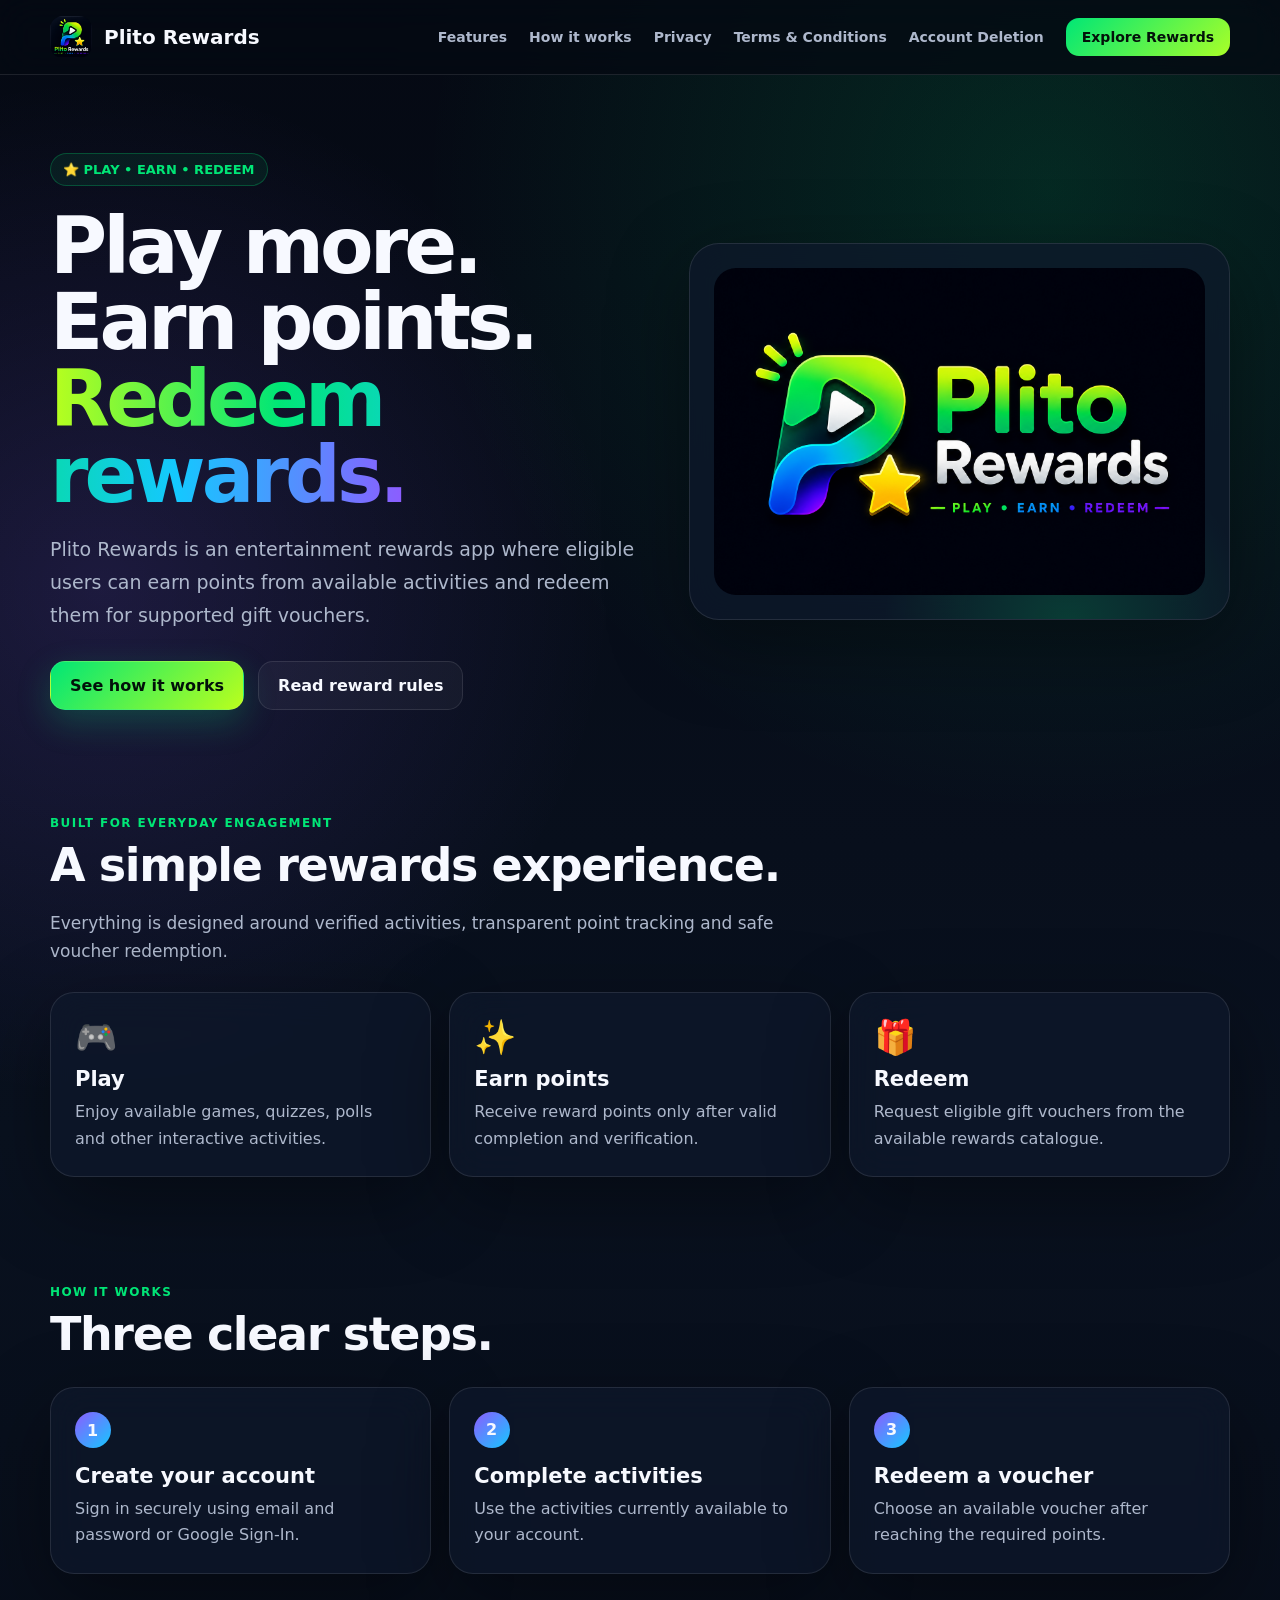
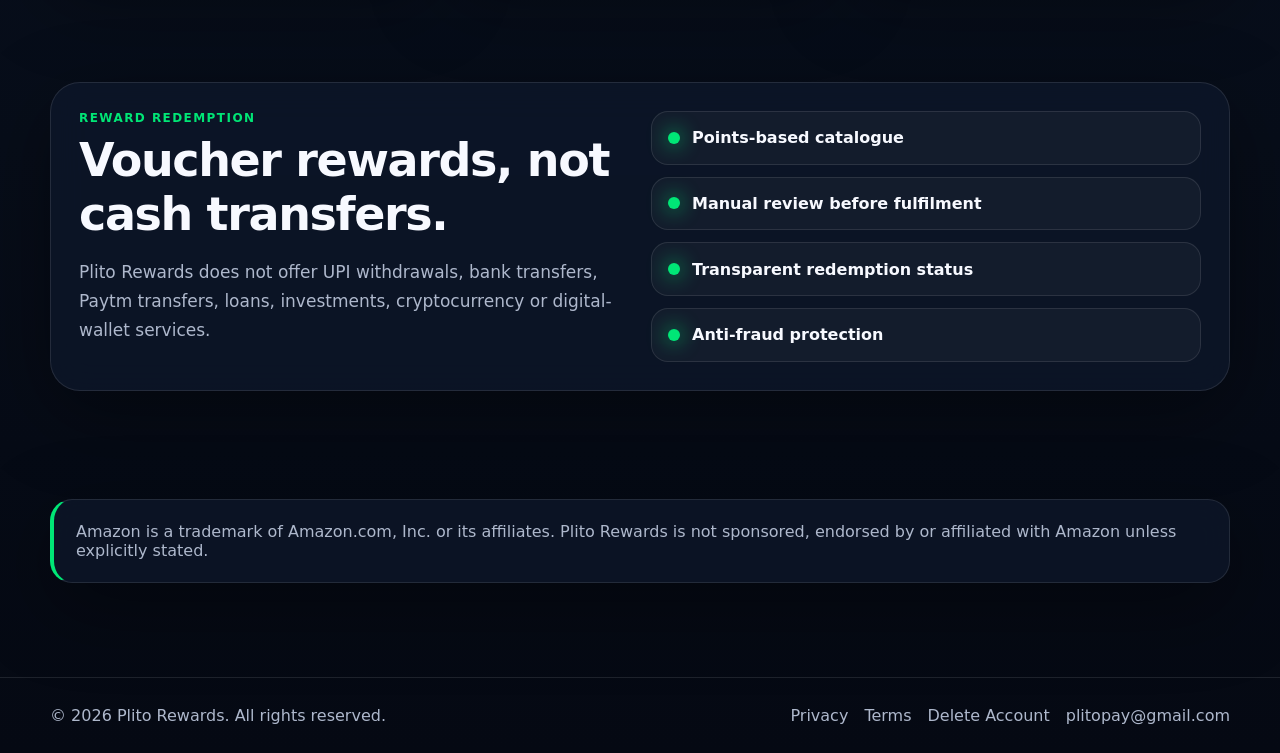
<file: index.html>
<!doctype html>
<html lang="en">
<head>
<meta charset="utf-8">
<meta name="viewport" content="width=device-width,initial-scale=1">
<meta name="theme-color" content="#050913">
<title>Plito Rewards — Play, Earn, Redeem</title>
<meta name="description" content="Earn reward points and redeem eligible points for supported gift vouchers.">
<link rel="icon" href="plito-rewards-icon.png">
<link rel="stylesheet" href="style.css">
</head>
<body>

<nav>
  <div class="shell navbar">
    <a class="brand" href="index.html">
      <img src="plito-rewards-icon.png" alt="Plito Rewards icon">
      <span>Plito Rewards</span>
    </a>
    <div class="navlinks">
      <a href="index.html#features">Features</a>
      <a href="index.html#how">How it works</a>
      <a href="privacy.html">Privacy</a>
      <a href="terms.html">Terms &amp; Conditions</a>
      <a href="account-deletion.html">Account Deletion</a>
      <a class="nav-cta" href="index.html#rewards">Explore Rewards</a>
    </div>
  </div>
</nav>


<header class="hero">
  <div class="shell hero-grid">
    <div>
      <span class="badge">⭐ PLAY • EARN • REDEEM</span>
      <h1>Play more. Earn points. <span class="gradient-text">Redeem rewards.</span></h1>
      <p class="lead">Plito Rewards is an entertainment rewards app where eligible users can earn points from available activities and redeem them for supported gift vouchers.</p>
      <div class="actions">
        <a class="btn primary" href="#how">See how it works</a>
        <a class="btn secondary" href="terms.html">Read reward rules</a>
      </div>
    </div>
    <div class="hero-card glass">
      <img src="plito-rewards-logo.png" alt="Plito Rewards logo">
    </div>
  </div>
</header>

<section class="section" id="features">
  <div class="shell">
    <div class="section-title">
      <div class="eyebrow">Built for everyday engagement</div>
      <h2>A simple rewards experience.</h2>
      <p class="section-copy">Everything is designed around verified activities, transparent point tracking and safe voucher redemption.</p>
    </div>
    <div class="grid3">
      <article class="card glass"><div class="card-icon">🎮</div><h3>Play</h3><p>Enjoy available games, quizzes, polls and other interactive activities.</p></article>
      <article class="card glass"><div class="card-icon">✨</div><h3>Earn points</h3><p>Receive reward points only after valid completion and verification.</p></article>
      <article class="card glass"><div class="card-icon">🎁</div><h3>Redeem</h3><p>Request eligible gift vouchers from the available rewards catalogue.</p></article>
    </div>
  </div>
</section>

<section class="section" id="how">
  <div class="shell">
    <div class="section-title">
      <div class="eyebrow">How it works</div>
      <h2>Three clear steps.</h2>
    </div>
    <div class="grid3">
      <article class="card glass step"><div class="step-num">1</div><h3>Create your account</h3><p>Sign in securely using email and password or Google Sign-In.</p></article>
      <article class="card glass step"><div class="step-num">2</div><h3>Complete activities</h3><p>Use the activities currently available to your account.</p></article>
      <article class="card glass step"><div class="step-num">3</div><h3>Redeem a voucher</h3><p>Choose an available voucher after reaching the required points.</p></article>
    </div>
  </div>
</section>

<section class="section" id="rewards">
  <div class="shell reward-panel glass">
    <div>
      <div class="eyebrow">Reward redemption</div>
      <h2>Voucher rewards, not cash transfers.</h2>
      <p class="section-copy">Plito Rewards does not offer UPI withdrawals, bank transfers, Paytm transfers, loans, investments, cryptocurrency or digital-wallet services.</p>
    </div>
    <div class="reward-list">
      <div class="reward-item"><span class="reward-dot"></span><strong>Points-based catalogue</strong></div>
      <div class="reward-item"><span class="reward-dot"></span><strong>Manual review before fulfilment</strong></div>
      <div class="reward-item"><span class="reward-dot"></span><strong>Transparent redemption status</strong></div>
      <div class="reward-item"><span class="reward-dot"></span><strong>Anti-fraud protection</strong></div>
    </div>
  </div>
</section>

<section class="section">
  <div class="shell notice glass">
    Amazon is a trademark of Amazon.com, Inc. or its affiliates. Plito Rewards is not sponsored, endorsed by or affiliated with Amazon unless explicitly stated.
  </div>
</section>


<footer>
  <div class="shell footer">
    <div>© 2026 Plito Rewards. All rights reserved.</div>
    <div class="footer-links">
      <a href="privacy.html">Privacy</a>
      <a href="terms.html">Terms</a>
      <a href="account-deletion.html">Delete Account</a>
      <a href="mailto:plitopay@gmail.com">plitopay@gmail.com</a>
    </div>
  </div>
</footer>

</body>
</html>
</file>
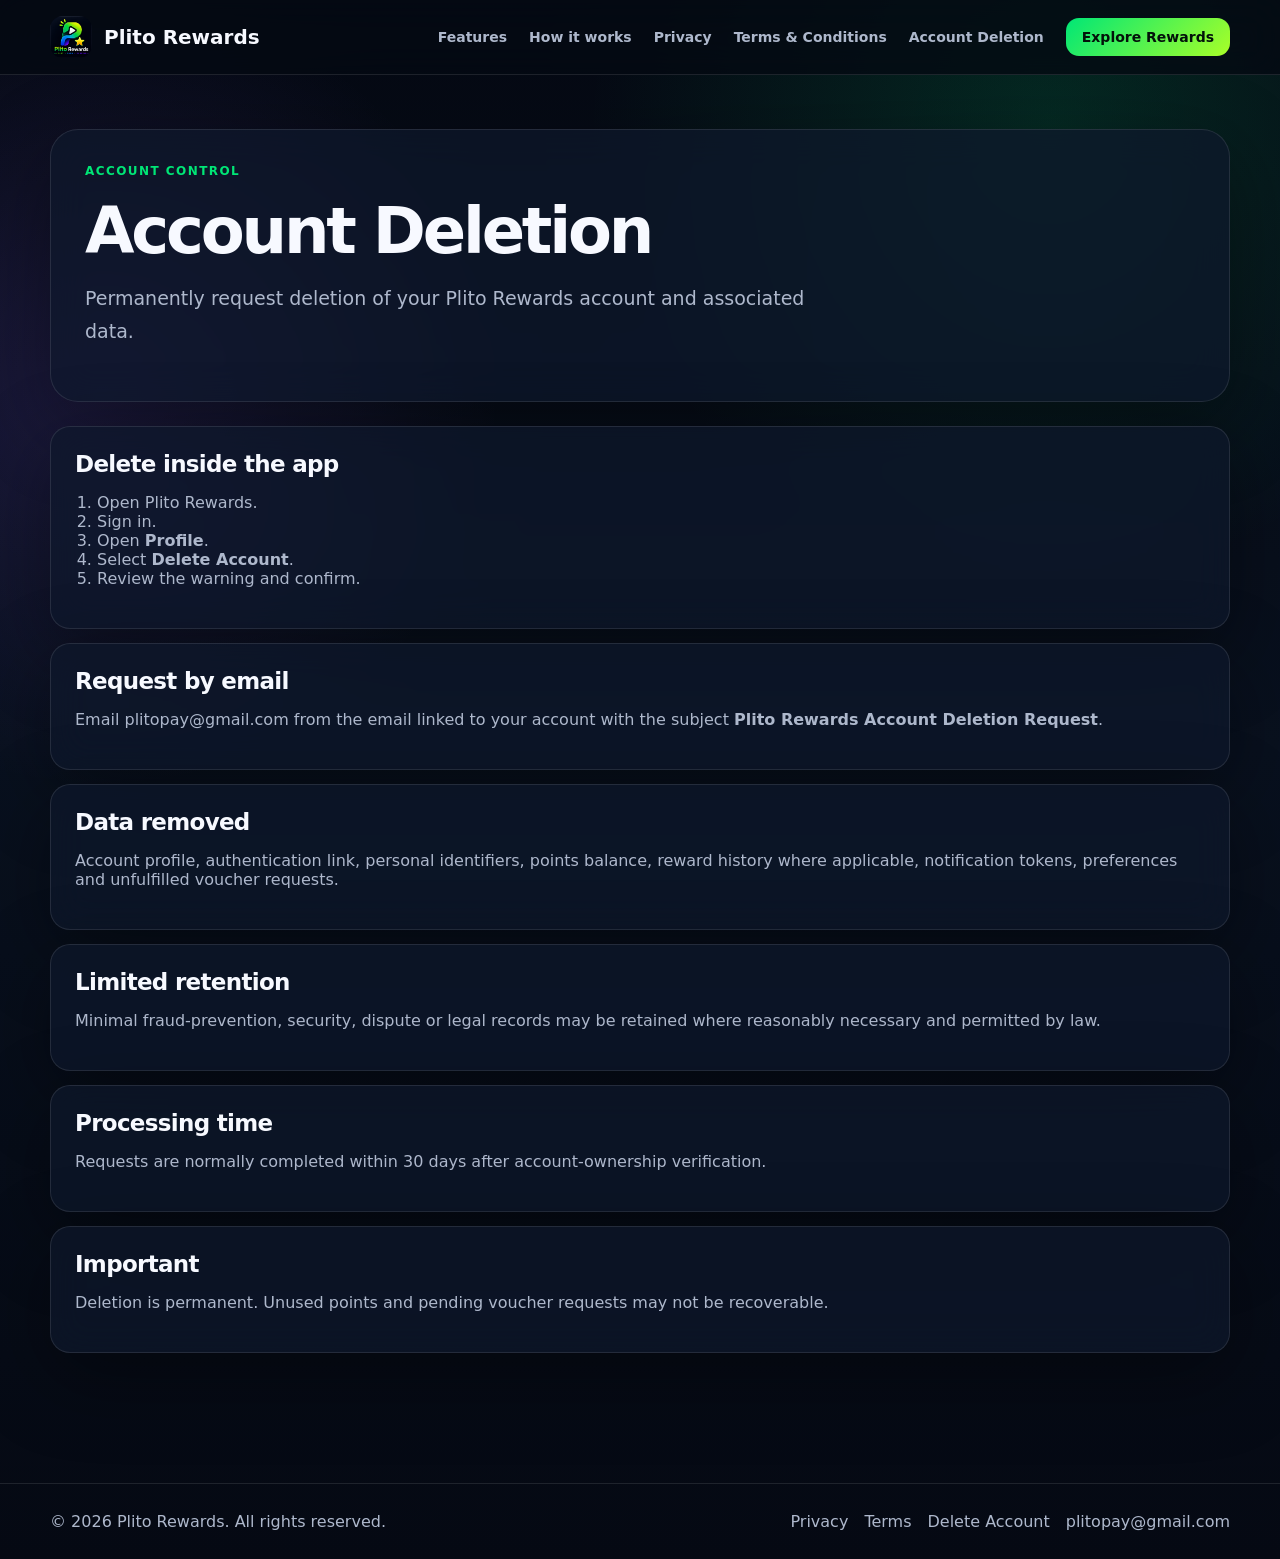
<file: account-deletion.html>
<!doctype html>
<html lang="en">
<head>
<meta charset="utf-8">
<meta name="viewport" content="width=device-width,initial-scale=1">
<meta name="theme-color" content="#050913">
<title>Account Deletion — Plito Rewards</title>
<meta name="description" content="Delete your Plito Rewards account and associated data.">
<link rel="icon" href="plito-rewards-icon.png">
<link rel="stylesheet" href="style.css">
</head>
<body>

<nav>
  <div class="shell navbar">
    <a class="brand" href="index.html">
      <img src="plito-rewards-icon.png" alt="Plito Rewards icon">
      <span>Plito Rewards</span>
    </a>
    <div class="navlinks">
      <a href="index.html#features">Features</a>
      <a href="index.html#how">How it works</a>
      <a href="privacy.html">Privacy</a>
      <a href="terms.html">Terms &amp; Conditions</a>
      <a href="account-deletion.html">Account Deletion</a>
      <a class="nav-cta" href="index.html#rewards">Explore Rewards</a>
    </div>
  </div>
</nav>


<main class="shell legal-page">
<section class="legal-hero glass"><div class="eyebrow">Account control</div><h1>Account Deletion</h1><p class="lead">Permanently request deletion of your Plito Rewards account and associated data.</p></section>
<section class="legal-card glass"><h2>Delete inside the app</h2><ol><li>Open Plito Rewards.</li><li>Sign in.</li><li>Open <strong>Profile</strong>.</li><li>Select <strong>Delete Account</strong>.</li><li>Review the warning and confirm.</li></ol></section>
<section class="legal-card glass"><h2>Request by email</h2><p>Email <a href="mailto:plitopay@gmail.com?subject=Plito%20Rewards%20Account%20Deletion%20Request">plitopay@gmail.com</a> from the email linked to your account with the subject <strong>Plito Rewards Account Deletion Request</strong>.</p></section>
<section class="legal-card glass"><h2>Data removed</h2><p>Account profile, authentication link, personal identifiers, points balance, reward history where applicable, notification tokens, preferences and unfulfilled voucher requests.</p></section>
<section class="legal-card glass"><h2>Limited retention</h2><p>Minimal fraud-prevention, security, dispute or legal records may be retained where reasonably necessary and permitted by law.</p></section>
<section class="legal-card glass"><h2>Processing time</h2><p>Requests are normally completed within 30 days after account-ownership verification.</p></section>
<section class="legal-card glass"><h2>Important</h2><p>Deletion is permanent. Unused points and pending voucher requests may not be recoverable.</p></section>
</main>


<footer>
  <div class="shell footer">
    <div>© 2026 Plito Rewards. All rights reserved.</div>
    <div class="footer-links">
      <a href="privacy.html">Privacy</a>
      <a href="terms.html">Terms</a>
      <a href="account-deletion.html">Delete Account</a>
      <a href="mailto:plitopay@gmail.com">plitopay@gmail.com</a>
    </div>
  </div>
</footer>

</body>
</html>
</file>
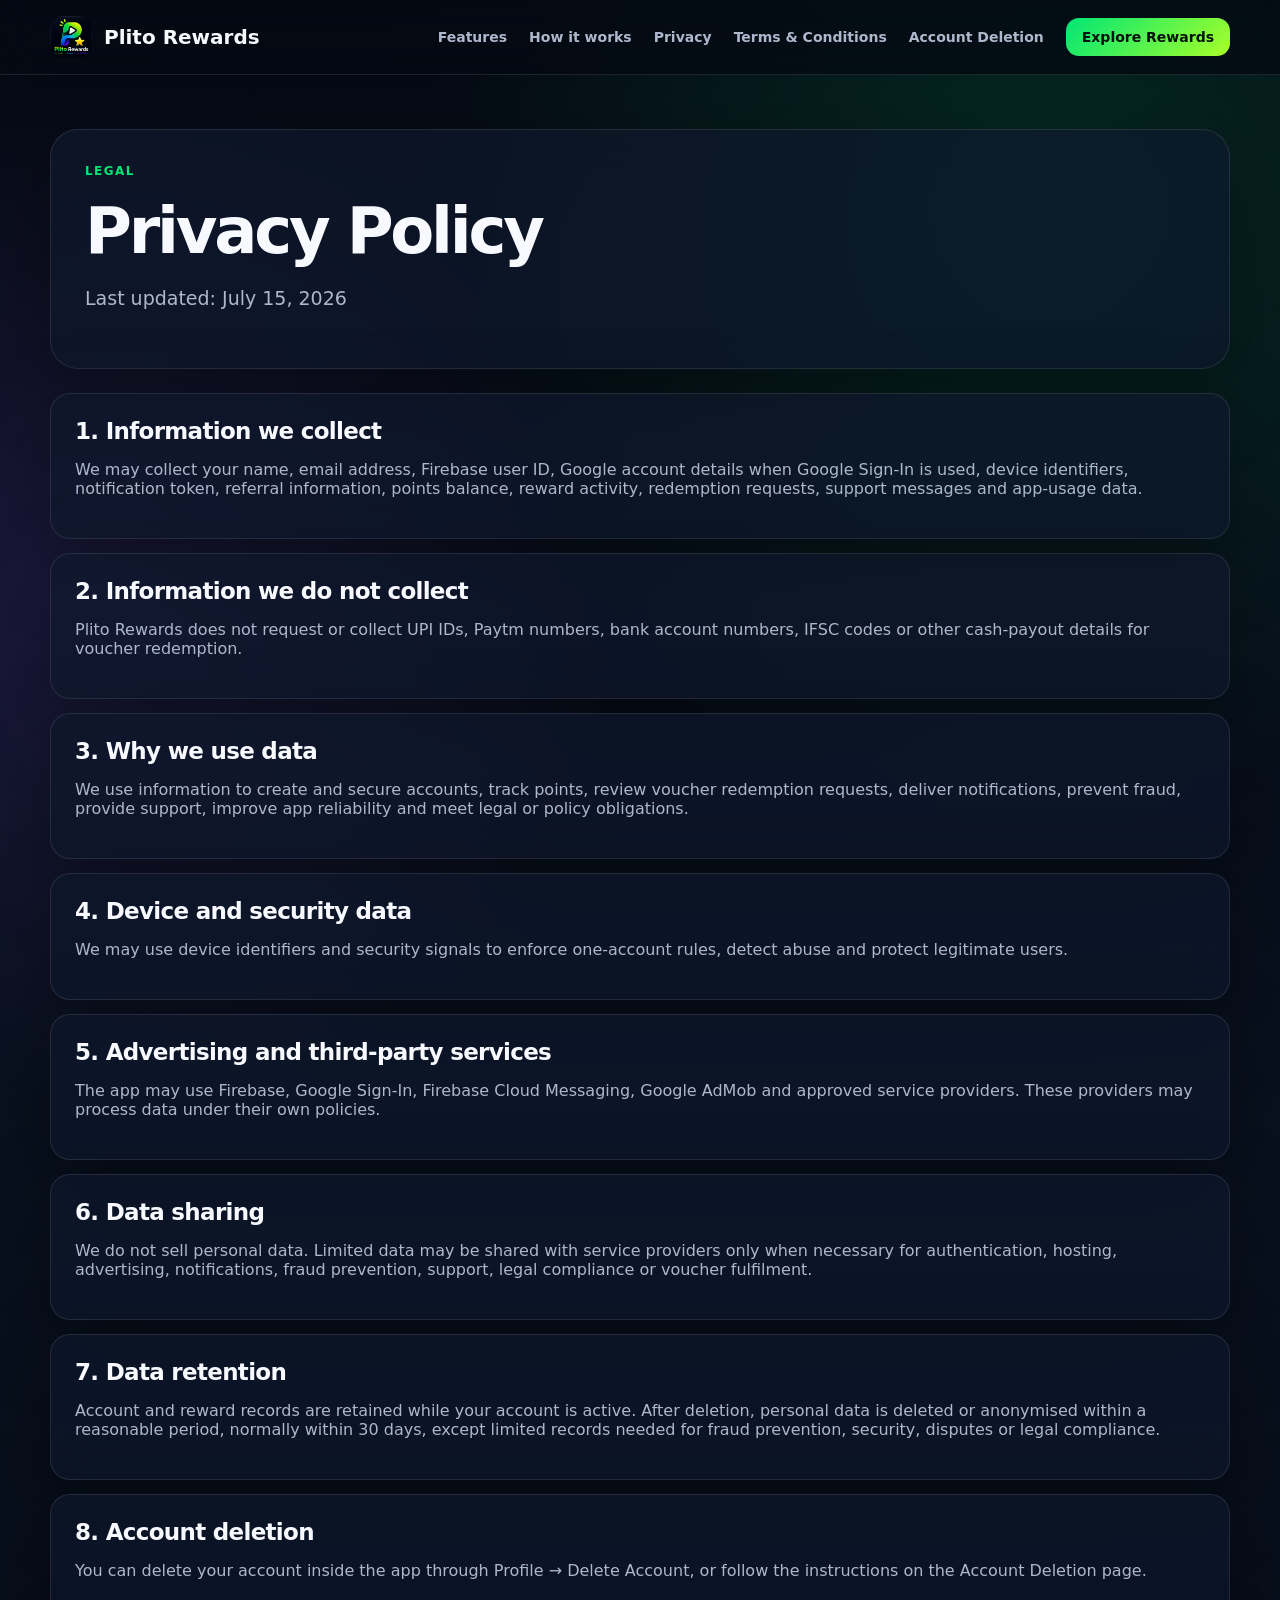
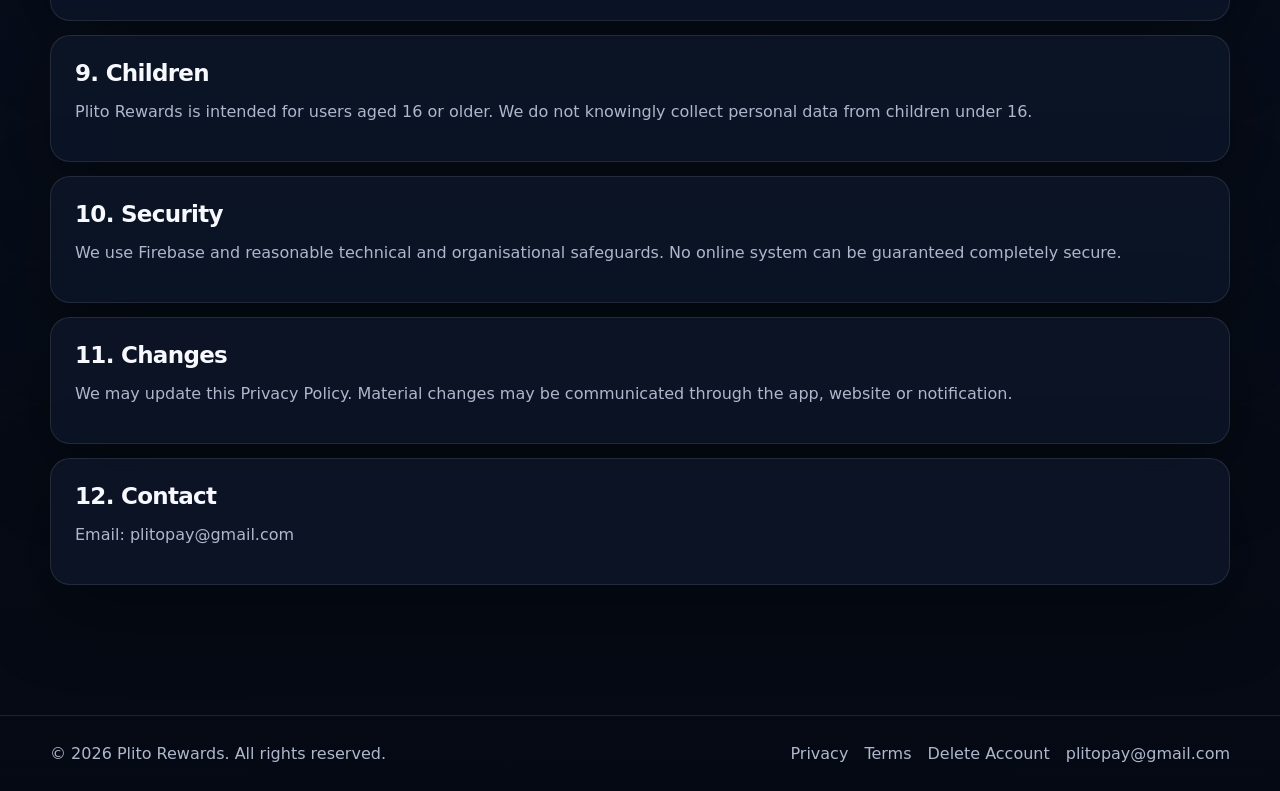
<file: privacy.html>
<!doctype html>
<html lang="en">
<head>
<meta charset="utf-8">
<meta name="viewport" content="width=device-width,initial-scale=1">
<meta name="theme-color" content="#050913">
<title>Privacy Policy — Plito Rewards</title>
<meta name="description" content="Privacy Policy for Plito Rewards.">
<link rel="icon" href="plito-rewards-icon.png">
<link rel="stylesheet" href="style.css">
</head>
<body>

<nav>
  <div class="shell navbar">
    <a class="brand" href="index.html">
      <img src="plito-rewards-icon.png" alt="Plito Rewards icon">
      <span>Plito Rewards</span>
    </a>
    <div class="navlinks">
      <a href="index.html#features">Features</a>
      <a href="index.html#how">How it works</a>
      <a href="privacy.html">Privacy</a>
      <a href="terms.html">Terms &amp; Conditions</a>
      <a href="account-deletion.html">Account Deletion</a>
      <a class="nav-cta" href="index.html#rewards">Explore Rewards</a>
    </div>
  </div>
</nav>

<main class="shell legal-page"><section class="legal-hero glass"><div class="eyebrow">Legal</div><h1>Privacy Policy</h1><p class="lead">Last updated: July 15, 2026</p></section><section class="legal-card glass"><h2>1. Information we collect</h2><p>We may collect your name, email address, Firebase user ID, Google account details when Google Sign-In is used, device identifiers, notification token, referral information, points balance, reward activity, redemption requests, support messages and app-usage data.</p></section><section class="legal-card glass"><h2>2. Information we do not collect</h2><p>Plito Rewards does not request or collect UPI IDs, Paytm numbers, bank account numbers, IFSC codes or other cash-payout details for voucher redemption.</p></section><section class="legal-card glass"><h2>3. Why we use data</h2><p>We use information to create and secure accounts, track points, review voucher redemption requests, deliver notifications, prevent fraud, provide support, improve app reliability and meet legal or policy obligations.</p></section><section class="legal-card glass"><h2>4. Device and security data</h2><p>We may use device identifiers and security signals to enforce one-account rules, detect abuse and protect legitimate users.</p></section><section class="legal-card glass"><h2>5. Advertising and third-party services</h2><p>The app may use Firebase, Google Sign-In, Firebase Cloud Messaging, Google AdMob and approved service providers. These providers may process data under their own policies.</p></section><section class="legal-card glass"><h2>6. Data sharing</h2><p>We do not sell personal data. Limited data may be shared with service providers only when necessary for authentication, hosting, advertising, notifications, fraud prevention, support, legal compliance or voucher fulfilment.</p></section><section class="legal-card glass"><h2>7. Data retention</h2><p>Account and reward records are retained while your account is active. After deletion, personal data is deleted or anonymised within a reasonable period, normally within 30 days, except limited records needed for fraud prevention, security, disputes or legal compliance.</p></section><section class="legal-card glass"><h2>8. Account deletion</h2><p>You can delete your account inside the app through Profile → Delete Account, or follow the instructions on the <a href="account-deletion.html">Account Deletion page</a>.</p></section><section class="legal-card glass"><h2>9. Children</h2><p>Plito Rewards is intended for users aged 16 or older. We do not knowingly collect personal data from children under 16.</p></section><section class="legal-card glass"><h2>10. Security</h2><p>We use Firebase and reasonable technical and organisational safeguards. No online system can be guaranteed completely secure.</p></section><section class="legal-card glass"><h2>11. Changes</h2><p>We may update this Privacy Policy. Material changes may be communicated through the app, website or notification.</p></section><section class="legal-card glass"><h2>12. Contact</h2><p>Email: <a href="mailto:plitopay@gmail.com">plitopay@gmail.com</a></p></section></main>

<footer>
  <div class="shell footer">
    <div>© 2026 Plito Rewards. All rights reserved.</div>
    <div class="footer-links">
      <a href="privacy.html">Privacy</a>
      <a href="terms.html">Terms</a>
      <a href="account-deletion.html">Delete Account</a>
      <a href="mailto:plitopay@gmail.com">plitopay@gmail.com</a>
    </div>
  </div>
</footer>

</body>
</html>
</file>
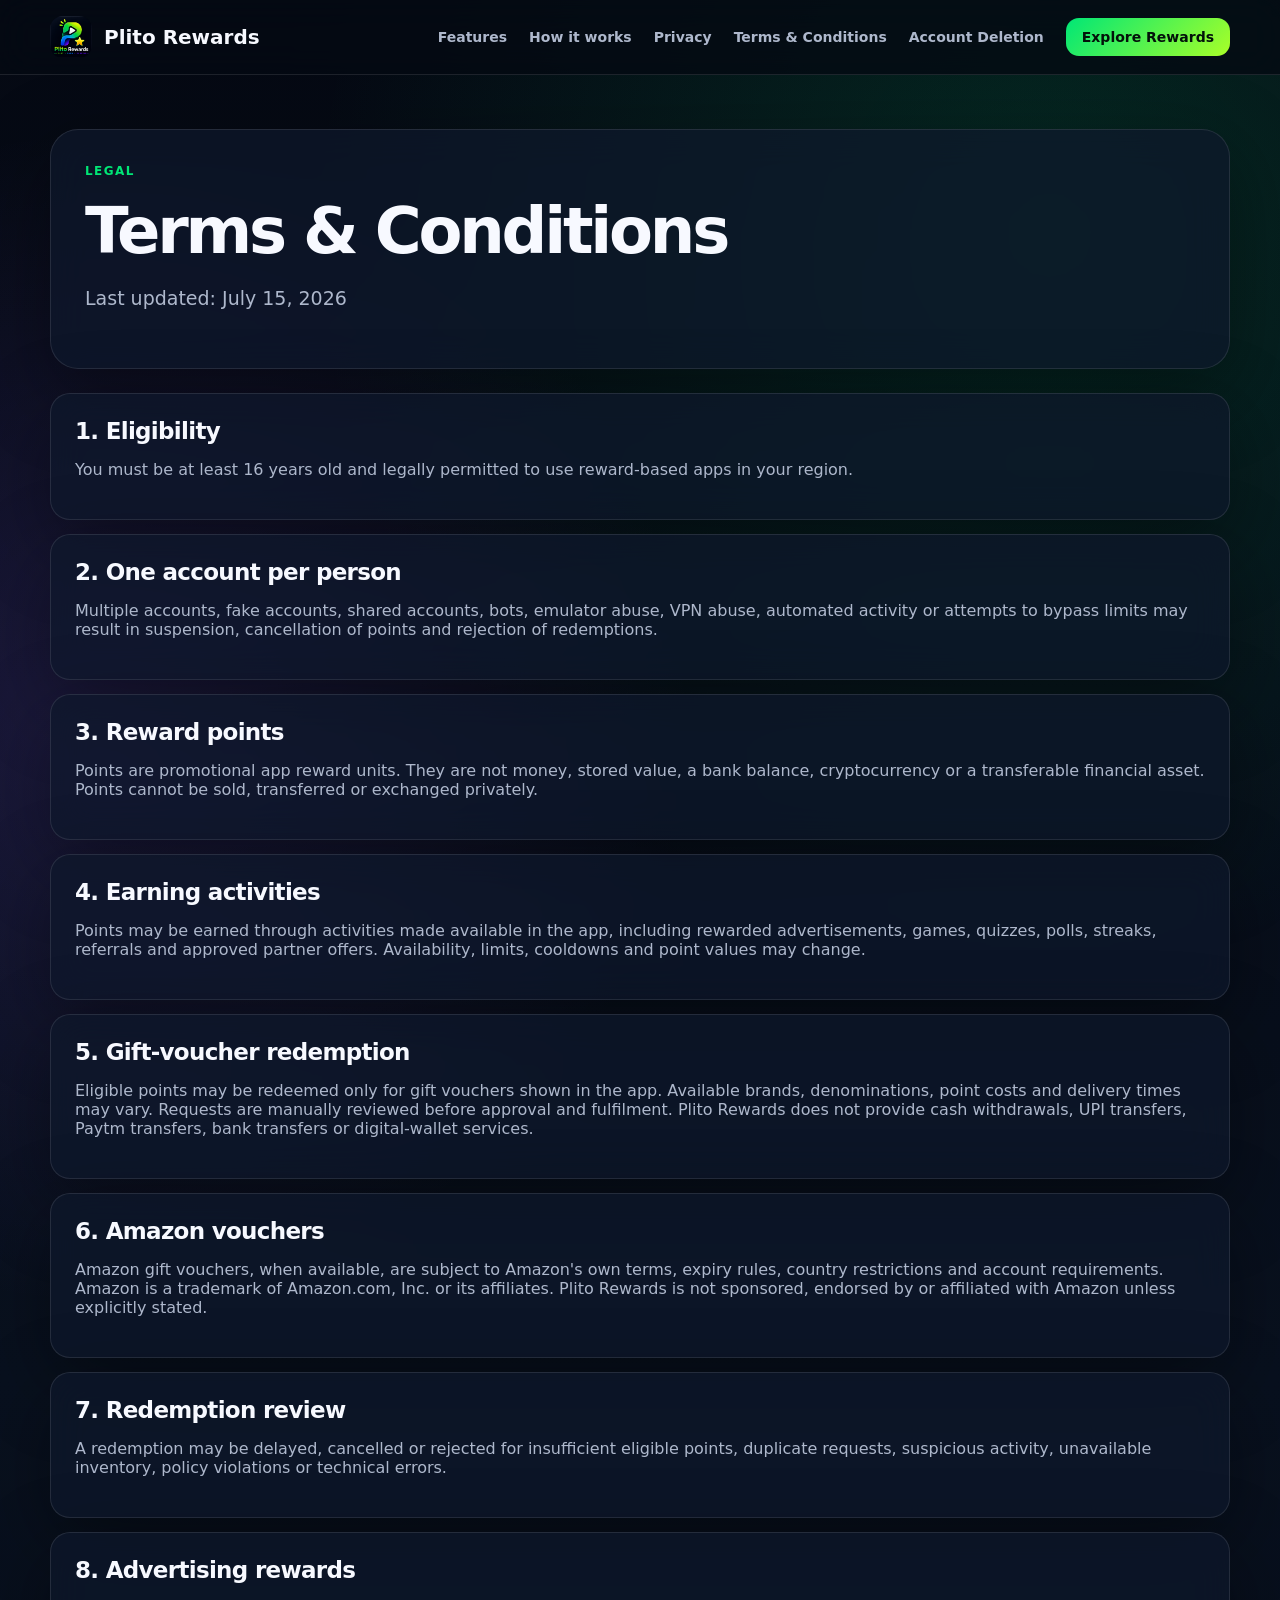
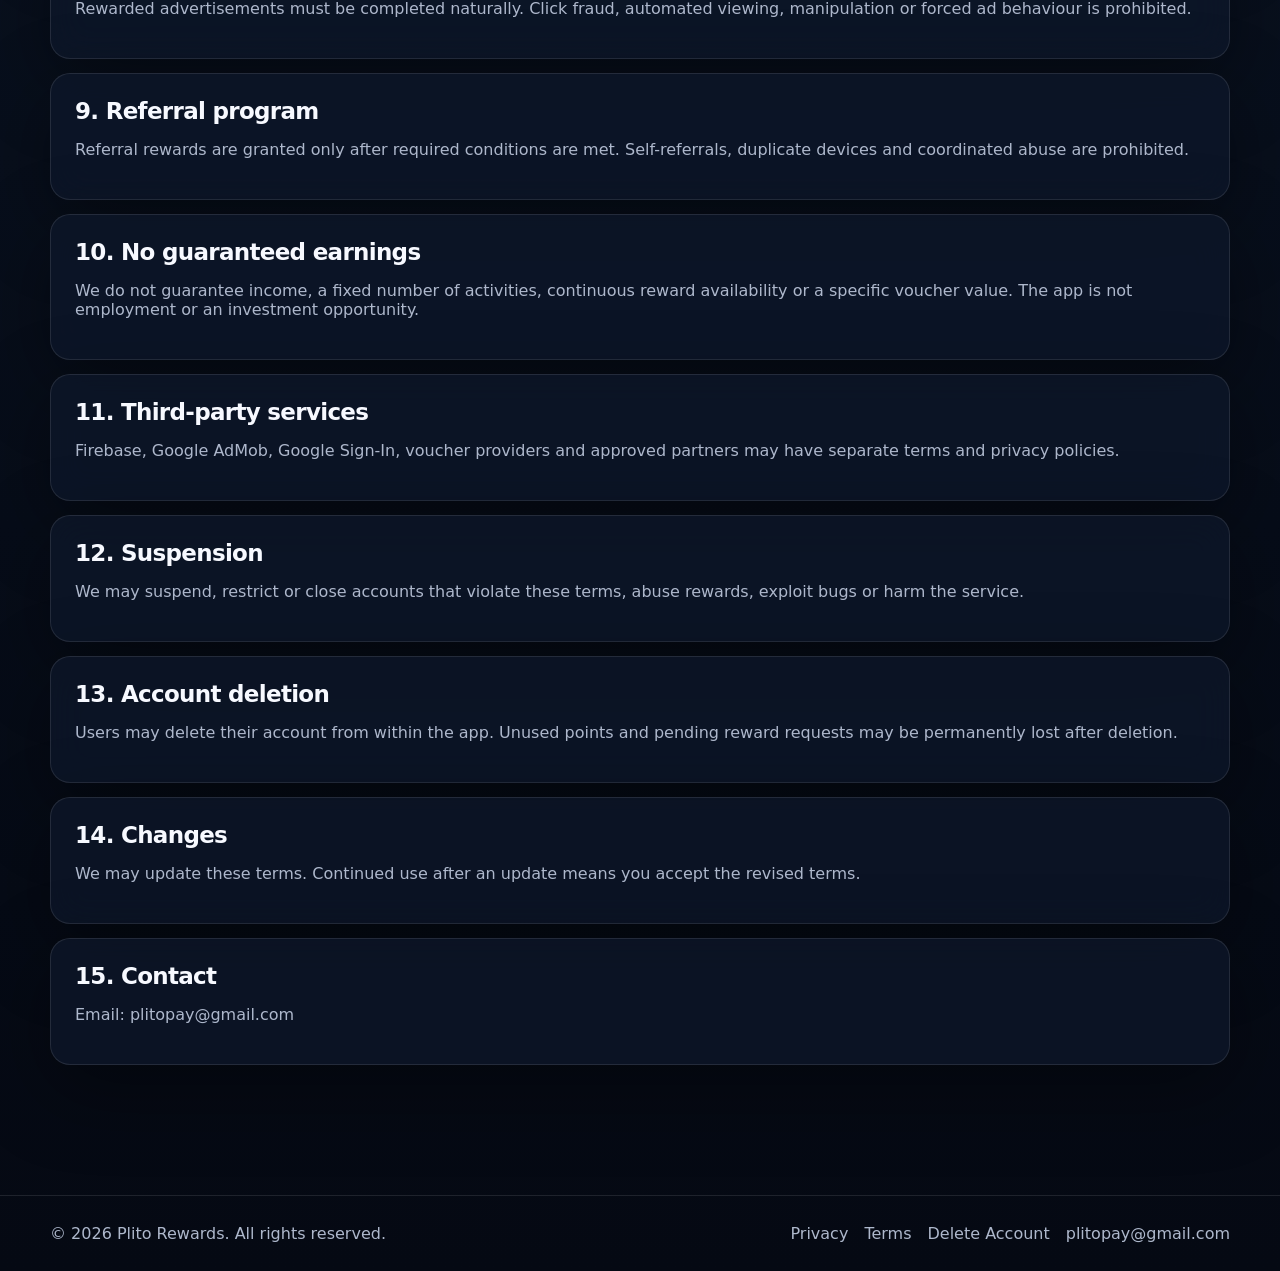
<file: terms.html>
<!doctype html>
<html lang="en">
<head>
<meta charset="utf-8">
<meta name="viewport" content="width=device-width,initial-scale=1">
<meta name="theme-color" content="#050913">
<title>Terms & Conditions — Plito Rewards</title>
<meta name="description" content="Terms and Conditions for Plito Rewards.">
<link rel="icon" href="plito-rewards-icon.png">
<link rel="stylesheet" href="style.css">
</head>
<body>

<nav>
  <div class="shell navbar">
    <a class="brand" href="index.html">
      <img src="plito-rewards-icon.png" alt="Plito Rewards icon">
      <span>Plito Rewards</span>
    </a>
    <div class="navlinks">
      <a href="index.html#features">Features</a>
      <a href="index.html#how">How it works</a>
      <a href="privacy.html">Privacy</a>
      <a href="terms.html">Terms &amp; Conditions</a>
      <a href="account-deletion.html">Account Deletion</a>
      <a class="nav-cta" href="index.html#rewards">Explore Rewards</a>
    </div>
  </div>
</nav>

<main class="shell legal-page"><section class="legal-hero glass"><div class="eyebrow">Legal</div><h1>Terms &amp; Conditions</h1><p class="lead">Last updated: July 15, 2026</p></section><section class="legal-card glass"><h2>1. Eligibility</h2><p>You must be at least 16 years old and legally permitted to use reward-based apps in your region.</p></section><section class="legal-card glass"><h2>2. One account per person</h2><p>Multiple accounts, fake accounts, shared accounts, bots, emulator abuse, VPN abuse, automated activity or attempts to bypass limits may result in suspension, cancellation of points and rejection of redemptions.</p></section><section class="legal-card glass"><h2>3. Reward points</h2><p>Points are promotional app reward units. They are not money, stored value, a bank balance, cryptocurrency or a transferable financial asset. Points cannot be sold, transferred or exchanged privately.</p></section><section class="legal-card glass"><h2>4. Earning activities</h2><p>Points may be earned through activities made available in the app, including rewarded advertisements, games, quizzes, polls, streaks, referrals and approved partner offers. Availability, limits, cooldowns and point values may change.</p></section><section class="legal-card glass"><h2>5. Gift-voucher redemption</h2><p>Eligible points may be redeemed only for gift vouchers shown in the app. Available brands, denominations, point costs and delivery times may vary. Requests are manually reviewed before approval and fulfilment. Plito Rewards does not provide cash withdrawals, UPI transfers, Paytm transfers, bank transfers or digital-wallet services.</p></section><section class="legal-card glass"><h2>6. Amazon vouchers</h2><p>Amazon gift vouchers, when available, are subject to Amazon's own terms, expiry rules, country restrictions and account requirements. Amazon is a trademark of Amazon.com, Inc. or its affiliates. Plito Rewards is not sponsored, endorsed by or affiliated with Amazon unless explicitly stated.</p></section><section class="legal-card glass"><h2>7. Redemption review</h2><p>A redemption may be delayed, cancelled or rejected for insufficient eligible points, duplicate requests, suspicious activity, unavailable inventory, policy violations or technical errors.</p></section><section class="legal-card glass"><h2>8. Advertising rewards</h2><p>Rewarded advertisements must be completed naturally. Click fraud, automated viewing, manipulation or forced ad behaviour is prohibited.</p></section><section class="legal-card glass"><h2>9. Referral program</h2><p>Referral rewards are granted only after required conditions are met. Self-referrals, duplicate devices and coordinated abuse are prohibited.</p></section><section class="legal-card glass"><h2>10. No guaranteed earnings</h2><p>We do not guarantee income, a fixed number of activities, continuous reward availability or a specific voucher value. The app is not employment or an investment opportunity.</p></section><section class="legal-card glass"><h2>11. Third-party services</h2><p>Firebase, Google AdMob, Google Sign-In, voucher providers and approved partners may have separate terms and privacy policies.</p></section><section class="legal-card glass"><h2>12. Suspension</h2><p>We may suspend, restrict or close accounts that violate these terms, abuse rewards, exploit bugs or harm the service.</p></section><section class="legal-card glass"><h2>13. Account deletion</h2><p>Users may delete their account from within the app. Unused points and pending reward requests may be permanently lost after deletion.</p></section><section class="legal-card glass"><h2>14. Changes</h2><p>We may update these terms. Continued use after an update means you accept the revised terms.</p></section><section class="legal-card glass"><h2>15. Contact</h2><p>Email: <a href="mailto:plitopay@gmail.com">plitopay@gmail.com</a></p></section></main>

<footer>
  <div class="shell footer">
    <div>© 2026 Plito Rewards. All rights reserved.</div>
    <div class="footer-links">
      <a href="privacy.html">Privacy</a>
      <a href="terms.html">Terms</a>
      <a href="account-deletion.html">Delete Account</a>
      <a href="mailto:plitopay@gmail.com">plitopay@gmail.com</a>
    </div>
  </div>
</footer>

</body>
</html>
</file>
<file: style.css>
:root{
  --bg:#050913;--bg2:#09111f;--panel:rgba(15,24,43,.72);--panel2:#111a2f;
  --text:#f7f9ff;--muted:#aeb8cc;--green:#00e676;--cyan:#14c8ff;
  --purple:#8d5cff;--yellow:#f7df3a;--line:rgba(255,255,255,.10);
  --shadow:0 24px 80px rgba(0,0,0,.38)
}
*{box-sizing:border-box}
html{scroll-behavior:smooth}
body{
  margin:0;font-family:Inter,ui-sans-serif,system-ui,-apple-system,Segoe UI,Roboto,Arial,sans-serif;
  color:var(--text);background:
  radial-gradient(circle at 82% 8%,rgba(0,230,118,.14),transparent 26%),
  radial-gradient(circle at 8% 25%,rgba(141,92,255,.16),transparent 24%),
  linear-gradient(180deg,var(--bg),var(--bg2) 48%,var(--bg));
  min-height:100vh
}
a{color:inherit;text-decoration:none}
img{max-width:100%;display:block}
.shell{width:min(1180px,calc(100% - 36px));margin:auto}
.glass{background:var(--panel);border:1px solid var(--line);box-shadow:var(--shadow);backdrop-filter:blur(18px)}
nav{position:sticky;top:0;z-index:30;background:rgba(5,9,19,.78);border-bottom:1px solid var(--line);backdrop-filter:blur(18px)}
.navbar{min-height:74px;display:flex;align-items:center;justify-content:space-between;gap:20px}
.brand{display:flex;align-items:center;gap:12px;font-weight:900;font-size:20px}
.brand img{width:42px;height:42px;border-radius:13px}
.navlinks{display:flex;gap:22px;align-items:center}
.navlinks a{color:var(--muted);font-weight:750;font-size:14px}
.navlinks a:hover{color:white}
.nav-cta{padding:11px 16px;border-radius:13px;background:linear-gradient(135deg,var(--green),#a8ff28);color:#03120a!important}
.hero{padding:78px 0 52px}
.hero-grid{display:grid;grid-template-columns:1.05fr .95fr;gap:42px;align-items:center}
.badge{display:inline-flex;gap:8px;align-items:center;padding:8px 12px;border-radius:999px;border:1px solid rgba(0,230,118,.25);background:rgba(0,230,118,.08);color:var(--green);font-size:13px;font-weight:850}
h1{font-size:clamp(46px,7vw,78px);line-height:.98;letter-spacing:-.05em;margin:22px 0 18px}
.gradient-text{background:linear-gradient(90deg,#baff1d,var(--green),var(--cyan),var(--purple));-webkit-background-clip:text;background-clip:text;color:transparent}
.lead{font-size:19px;line-height:1.75;color:var(--muted);max-width:720px}
.actions{display:flex;gap:14px;flex-wrap:wrap;margin-top:28px}
.btn{display:inline-flex;align-items:center;justify-content:center;padding:14px 19px;border-radius:15px;font-weight:900;border:1px solid var(--line)}
.btn.primary{background:linear-gradient(135deg,var(--green),#baff1d);color:#021109;box-shadow:0 12px 34px rgba(0,230,118,.22)}
.btn.secondary{background:rgba(255,255,255,.04)}
.hero-card{border-radius:30px;padding:24px;position:relative;overflow:hidden}
.hero-card:after{content:"";position:absolute;inset:auto -20% -35% 20%;height:250px;background:radial-gradient(circle,rgba(0,230,118,.18),transparent 62%)}
.hero-card img{border-radius:22px;position:relative;z-index:1}
.section{padding:54px 0}
.section-title{max-width:760px;margin-bottom:26px}
.eyebrow{color:var(--green);font-weight:900;letter-spacing:.12em;text-transform:uppercase;font-size:12px}
h2{font-size:clamp(30px,4vw,46px);letter-spacing:-.03em;margin:8px 0 12px}
.section-copy{color:var(--muted);font-size:17px;line-height:1.7}
.grid3{display:grid;grid-template-columns:repeat(3,1fr);gap:18px}
.card{border-radius:24px;padding:24px}
.card-icon{font-size:34px;margin-bottom:10px}
.card h3{font-size:21px;margin:0 0 8px}
.card p{color:var(--muted);margin:0;line-height:1.65}
.step{position:relative;overflow:hidden}
.step-num{width:36px;height:36px;border-radius:50%;display:grid;place-items:center;background:linear-gradient(135deg,var(--purple),var(--cyan));font-weight:900;margin-bottom:16px}
.reward-panel{display:grid;grid-template-columns:1fr 1fr;gap:22px;border-radius:30px;padding:28px}
.reward-list{display:grid;gap:12px}
.reward-item{display:flex;align-items:center;gap:12px;padding:16px;border-radius:17px;background:rgba(255,255,255,.035);border:1px solid var(--line)}
.reward-dot{width:12px;height:12px;border-radius:50%;background:var(--green);box-shadow:0 0 20px var(--green)}
.notice{border-radius:22px;padding:22px;border-left:4px solid var(--green);color:var(--muted)}
.legal-page{padding:54px 0 76px}
.legal-hero{border-radius:28px;padding:34px;margin-bottom:24px}
.legal-hero h1{font-size:clamp(38px,6vw,64px)}
.legal-card{border-radius:20px;padding:24px;margin:14px 0}
.legal-card h2{font-size:23px;margin-top:0}
.legal-card p,.legal-card li{color:var(--muted)}
.legal-card ul,.legal-card ol{padding-left:22px}
footer{border-top:1px solid var(--line);margin-top:40px}
.footer{display:flex;justify-content:space-between;gap:18px;flex-wrap:wrap;padding:28px 0;color:var(--muted)}
.footer-links{display:flex;gap:16px;flex-wrap:wrap}
@media(max-width:900px){.hero-grid,.reward-panel{grid-template-columns:1fr}.hero{padding-top:50px}.hero-card{max-width:680px}.grid3{grid-template-columns:1fr}}
@media(max-width:680px){.navlinks a:not(.nav-cta){display:none}.shell{width:min(100% - 24px,1180px)}h1{font-size:44px}.hero-card,.reward-panel,.legal-hero{padding:18px}.section{padding:38px 0}}
</file>
